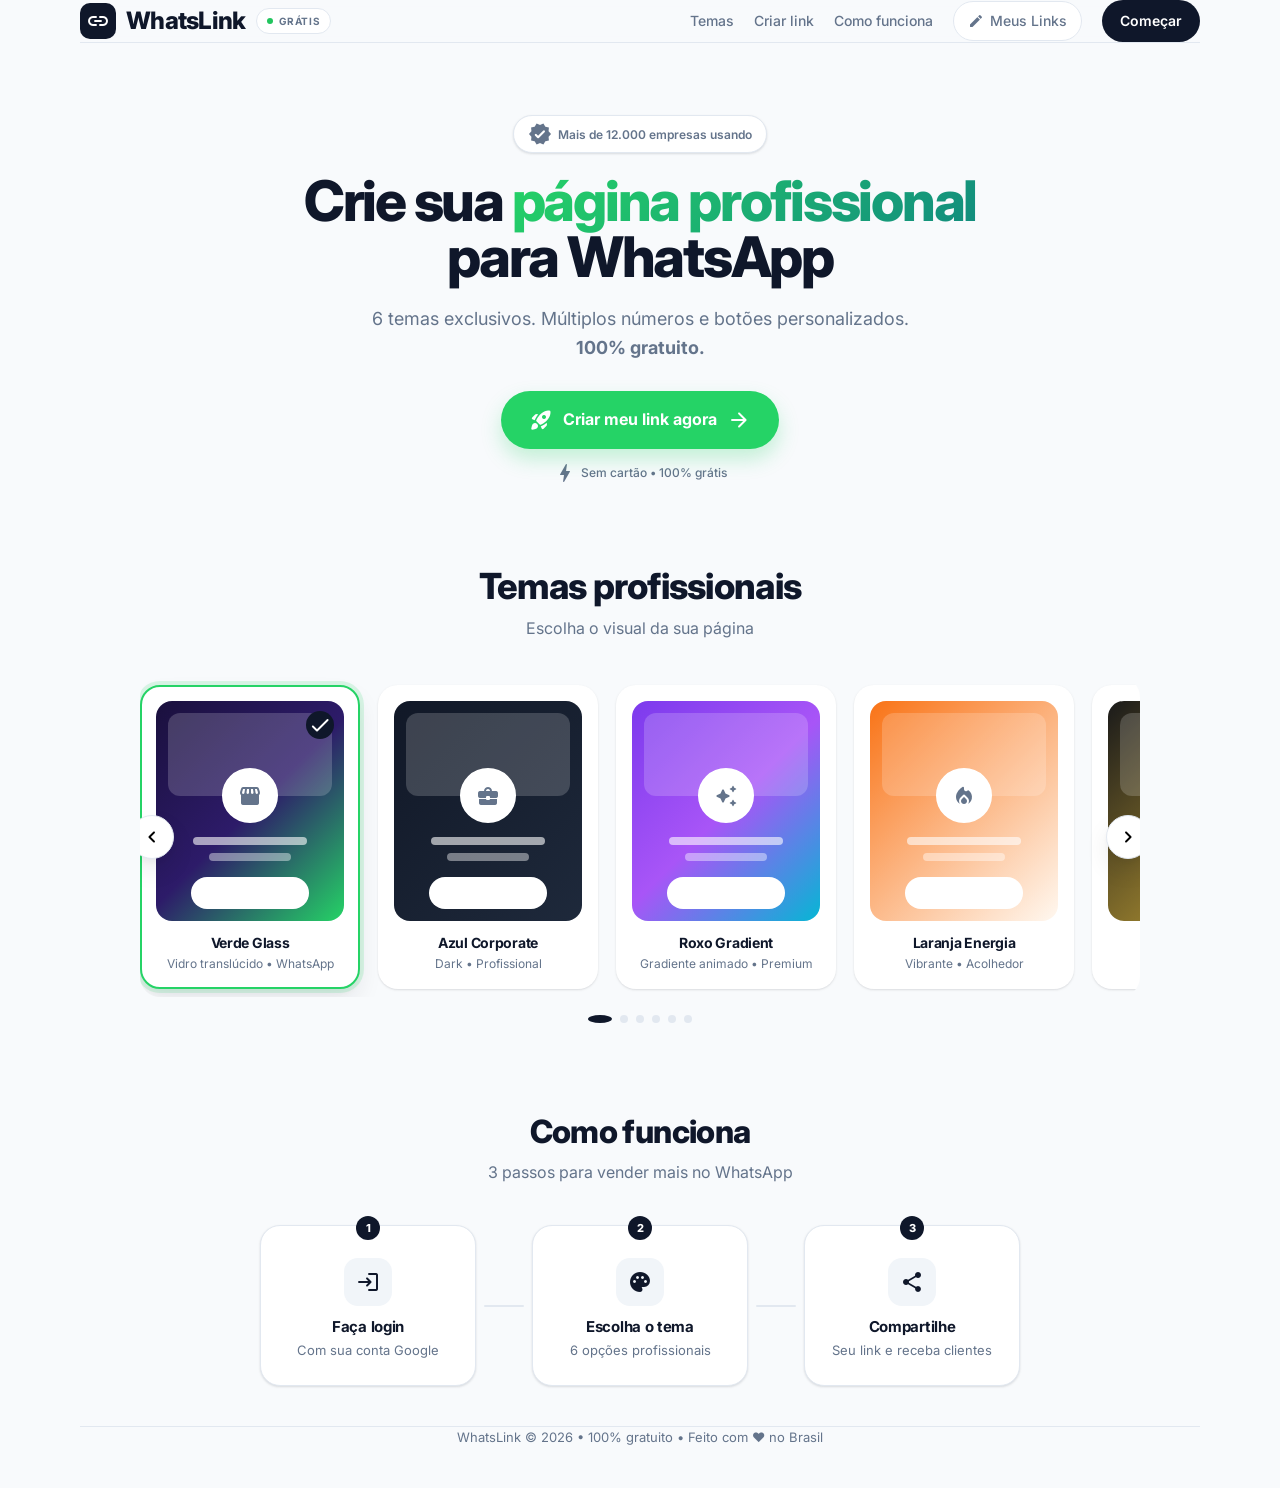
<file: index.html>
<!DOCTYPE html>
<html lang="pt-BR">
<head>
  <meta charset="UTF-8" />
  <meta name="viewport" content="width=device-width, initial-scale=1.0" />

  <title>WhatsLink - Link na Bio Profissional com Mapa, Instagram e WhatsApp</title>
  <meta name="description" content="Crie seu link na bio profissional em 1 minuto. Junte Instagram, Facebook, Site, Mapa com localização e botão pro WhatsApp em uma página só. Ideal para qualquer negócio local. Grátis." />
  <meta name="keywords" content="link na bio, link na bio instagram, bio link profissional, página de links, link com mapa, link bio com localização, link instagram whatsapp, link para negócio local" />
  <meta name="author" content="WhatsLink" />
  <meta name="robots" content="index, follow, max-image-preview:large, max-snippet:-1" />
  <meta name="theme-color" content="#25D366" />
  <link rel="canonical" href="https://whatslink-48tc.onrender.com/" />

  <!-- Open Graph -->
  <meta property="og:title" content="WhatsLink - Link na Bio com Mapa e WhatsApp para Negócios" />
  <meta property="og:description" content="Seu Instagram, Site, Mapa e WhatsApp em um único link na bio. Crie a página de recepção do seu negócio em 1 minuto. 6 temas profissionais, 100% grátis." />
  <meta property="og:type" content="website" />
  <meta property="og:url" content="https://whatslink-48tc.onrender.com/" />
  <meta property="og:image" content="https://whatslink-48tc.onrender.com/og-image.png" />
  <meta property="og:image:width" content="1200" />
  <meta property="og:image:height" content="630" />
  <meta property="og:site_name" content="WhatsLink" />
  <meta property="og:locale" content="pt_BR" />

  <!-- Twitter -->
  <meta name="twitter:card" content="summary_large_image" />
  <meta name="twitter:title" content="WhatsLink - Link na Bio Profissional para Qualquer Negócio" />
  <meta name="twitter:description" content="Link na bio com Instagram, Mapa, Site e WhatsApp. Uma página só para facilitar o contato do cliente com seu negócio." />
  <meta name="twitter:image" content="https://whatslink-48tc.onrender.com/og-image.png" />

  <!-- Favicons -->
  <link rel="icon" type="image/svg+xml" href="data:image/svg+xml,%3Csvg xmlns='http://www.w3.org/2000/svg' viewBox='0 0 64 64'%3E%3Crect width='64' height='64' rx='14' fill='%2325D366'/%3E%3Ctext x='32' y='42' font-size='32' text-anchor='middle' fill='white' font-family='Arial' font-weight='bold'%3EW%3C/text%3E%3C/svg%3E" />
  <link rel="apple-touch-icon" href="data:image/svg+xml,%3Csvg xmlns='http://www.w3.org/2000/svg' viewBox='0 0 64 64'%3E%3Crect width='64' height='64' rx='14' fill='%2325D366'/%3E%3Ctext x='32' y='42' font-size='32' text-anchor='middle' fill='white' font-family='Arial' font-weight='bold'%3EW%3C/text%3E%3C/svg%3E" />
  <link rel="icon" type="image/png" sizes="32x32" href="data:image/svg+xml,%3Csvg xmlns='http://www.w3.org/2000/svg' viewBox='0 0 32 32'%3E%3Crect width='32' height='32' rx='7' fill='%2325D366'/%3E%3Ctext x='16' y='22' font-size='16' text-anchor='middle' fill='white' font-family='Arial' font-weight='bold'%3EW%3C/text%3E%3C/svg%3E" />
  <link rel="icon" type="image/png" sizes="16x16" href="data:image/svg+xml,%3Csvg xmlns='http://www.w3.org/2000/svg' viewBox='0 0 16 16'%3E%3Crect width='16' height='16' rx='3' fill='%2325D366'/%3E%3Ctext x='8' y='11' font-size='8' text-anchor='middle' fill='white' font-family='Arial' font-weight='bold'%3EW%3C/text%3E%3C/svg%3E" />

  <!-- Fontes -->
  <link rel="preconnect" href="https://fonts.googleapis.com" />
  <link rel="preconnect" href="https://fonts.gstatic.com" crossorigin />
  <link href="https://fonts.googleapis.com/css2?family=Inter:wght@400;500;600;700;800;900&display=swap" rel="stylesheet" />

  <!-- Ícones -->
  <link href="https://fonts.googleapis.com/icon?family=Material+Icons+Round" rel="stylesheet" />
  <link rel="stylesheet" href="https://cdnjs.cloudflare.com/ajax/libs/font-awesome/6.5.1/css/all.min.css" />

  <!-- Estilos -->
  <link rel="stylesheet" href="css/base.css" />
  <link rel="stylesheet" href="css/index.css" />

  <!-- Dados estruturados (Schema.org) -->
  <script type="application/ld+json">
  {
    "@context": "https://schema.org",
    "@type": "SoftwareApplication",
    "name": "WhatsLink",
    "alternateName": "Link na Bio Profissional",
    "url": "https://whatslink-48tc.onrender.com/",
    "description": "Link na bio profissional para qualquer negócio. Reúna Instagram, Facebook, Site, Mapa com localização e WhatsApp em uma única página. Facilite o contato do cliente.",
    "applicationCategory": "BusinessApplication",
    "operatingSystem": "Web",
    "offers": { "@type": "Offer", "price": "0", "priceCurrency": "BRL" },
    "featureList": ["Link na bio Instagram", "Mapa com localização", "Botão WhatsApp", "Instagram e Facebook", "6 temas profissionais", "Logo e banner personalizado"]
  }
  </script>

  <!-- Google Analytics 4 (gtag.js) -->
  <script async src="https://www.googletagmanager.com/gtag/js?id=G-R6FYZLQHT1"></script>
  <script>
    window.dataLayer = window.dataLayer || [];
    function gtag(){dataLayer.push(arguments);}
    gtag('js', new Date());
    gtag('config', 'G-R6FYZLQHT1');
  </script>
</head>
<body>
  <div id="app">
    <header>
      <div class="logo">
        <div class="logo-icon"><span class="material-icons-round">link</span></div>
        WhatsLink <span class="badge"><span class="dot"></span> GRÁTIS</span>
      </div>
      <nav class="nav" id="mainNav">
        <a href="#temas">Temas</a>
        <a href="criar.html">Criar link</a>
        <a href="#como-funciona">Como funciona</a>
        <a href="edit.html" class="nav-edit">
          <span class="material-icons-round" style="font-size:16px;">edit</span>
          Meus Links
        </a>
        <a href="criar.html" class="nav-cta">Começar</a>
      </nav>
      <button class="menu-toggle" id="menuToggle" aria-label="Abrir menu">
        <span></span><span></span><span></span>
      </button>
    </header>

    <main>
      <section class="hero">
        <div class="hero-badge">
          <span class="material-icons-round">verified</span>
          Mais de 12.000 empresas usando
        </div>
        <h1>Crie sua <span>página profissional</span><br>para WhatsApp</h1>
        <p>6 temas exclusivos. Múltiplos números e botões personalizados.<br><strong>100% gratuito.</strong></p>
        <div class="hero-actions">
          <a href="criar.html" class="btn-primary">
            <span class="material-icons-round">rocket_launch</span>
            Criar meu link agora
            <span class="material-icons-round">arrow_forward</span>
          </a>
          <span class="hero-note">
            <span class="material-icons-round">bolt</span>
            Sem cartão • 100% grátis
          </span>
        </div>
      </section>

      <section id="temas" class="themes-section">
        <div class="section-head">
          <h2>Temas profissionais</h2>
          <p class="section-subtitle">Escolha o visual da sua página</p>
        </div>
        <div class="carousel">
          <button class="carousel-btn prev" id="prevBtn" aria-label="Anterior">
            <span class="material-icons-round">chevron_left</span>
          </button>
          <div class="carousel-viewport">
            <div class="carousel-track" id="carouselTrack">
              
              <div class="theme-card active" data-theme="verde" tabindex="0">
                <div class="theme-preview preview-verde">
                  <div class="preview-banner"></div>
                  <div class="preview-logo"><span class="material-icons-round">storefront</span></div>
                  <div class="preview-content"><div class="preview-lines line-1"></div><div class="preview-lines line-2"></div><div class="preview-btn"></div></div>
                  <span class="theme-check"><span class="material-icons-round">check</span></span>
                </div>
                <h3>Verde Glass</h3><p>Vidro translúcido • WhatsApp</p>
              </div>
              
              <div class="theme-card" data-theme="azul" tabindex="0">
                <div class="theme-preview preview-azul">
                  <div class="preview-banner"></div>
                  <div class="preview-logo"><span class="material-icons-round">business_center</span></div>
                  <div class="preview-content"><div class="preview-lines line-1"></div><div class="preview-lines line-2"></div><div class="preview-btn"></div></div>
                  <span class="theme-check"><span class="material-icons-round">check</span></span>
                </div>
                <h3>Azul Corporate</h3><p>Dark • Profissional</p>
              </div>
              
              <div class="theme-card" data-theme="roxo" tabindex="0">
                <div class="theme-preview preview-roxo">
                  <div class="preview-banner"></div>
                  <div class="preview-logo"><span class="material-icons-round">auto_awesome</span></div>
                  <div class="preview-content"><div class="preview-lines line-1"></div><div class="preview-lines line-2"></div><div class="preview-btn"></div></div>
                  <span class="theme-check"><span class="material-icons-round">check</span></span>
                </div>
                <h3>Roxo Gradient</h3><p>Gradiente animado • Premium</p>
              </div>
              
              <div class="theme-card" data-theme="laranja" tabindex="0">
                <div class="theme-preview preview-laranja">
                  <div class="preview-banner"></div>
                  <div class="preview-logo"><span class="material-icons-round">local_fire_department</span></div>
                  <div class="preview-content"><div class="preview-lines line-1"></div><div class="preview-lines line-2"></div><div class="preview-btn"></div></div>
                  <span class="theme-check"><span class="material-icons-round">check</span></span>
                </div>
                <h3>Laranja Energia</h3><p>Vibrante • Acolhedor</p>
              </div>
              
              <div class="theme-card" data-theme="preto" tabindex="0">
                <div class="theme-preview preview-preto">
                  <div class="preview-banner"></div>
                  <div class="preview-logo"><span class="material-icons-round">diamond</span></div>
                  <div class="preview-content"><div class="preview-lines line-1"></div><div class="preview-lines line-2"></div><div class="preview-btn"></div></div>
                  <span class="theme-check"><span class="material-icons-round">check</span></span>
                </div>
                <h3>Preto Luxury</h3><p>Dourado • Sofisticado</p>
              </div>
              
              <div class="theme-card" data-theme="cardapio" tabindex="0">
                <div class="theme-preview preview-cardapio">
                  <div class="preview-banner"></div>
                  <div class="preview-logo"><span class="material-icons-round">restaurant</span></div>
                  <div class="preview-content"><div class="preview-lines line-1"></div><div class="preview-lines line-2"></div><div class="preview-btn"></div></div>
                  <span class="theme-check"><span class="material-icons-round">check</span></span>
                </div>
                <h3>Cardápio Digital</h3><p>Restaurantes • Delivery</p>
              </div>
              
            </div>
          </div>
          <button class="carousel-btn next" id="nextBtn" aria-label="Próximo">
            <span class="material-icons-round">chevron_right</span>
          </button>
        </div>
        <div class="carousel-dots" id="carouselDots"></div>
      </section>

      <section id="como-funciona" class="how-section">
        <h2>Como funciona</h2>
        <p class="section-subtitle">3 passos para vender mais no WhatsApp</p>
        <div class="steps">
          <div class="step">
            <div class="step-number">1</div>
            <div class="step-icon"><span class="material-icons-round">login</span></div>
            <h3>Faça login</h3>
            <p>Com sua conta Google</p>
          </div>
          <div class="step-line"></div>
          <div class="step">
            <div class="step-number">2</div>
            <div class="step-icon"><span class="material-icons-round">palette</span></div>
            <h3>Escolha o tema</h3>
            <p>6 opções profissionais</p>
          </div>
          <div class="step-line"></div>
          <div class="step">
            <div class="step-number">3</div>
            <div class="step-icon"><span class="material-icons-round">share</span></div>
            <h3>Compartilhe</h3>
            <p>Seu link e receba clientes</p>
          </div>
        </div>
      </section>
    </main>
    
    <footer>
      <p>WhatsLink © 2026 • 100% gratuito • Feito com ❤️ no Brasil</p>
    </footer>
  </div>
  
  <div id="toast" class="toast"></div>
  <script src="script.js"></script>

  <!-- Rastreamento de eventos principais -->
  <script>
    document.addEventListener('DOMContentLoaded', function() {
      // Evento principal: clique nos botões de CTA (Criar link, Começar)
      const ctaButtons = document.querySelectorAll('.btn-primary, .nav-cta');

      ctaButtons.forEach(btn => {
        btn.addEventListener('click', function() {
          if (typeof gtag === 'function') {
            gtag('event', 'click_cta', {
              'event_category': 'engagement',
              'event_label': this.textContent.trim() || 'CTA'
            });
          }
        });
      });

      // Evento secundário: link "Criar link" no menu
      const criarLinkMenu = document.querySelector('a[href="criar.html"]');
      if (criarLinkMenu) {
        criarLinkMenu.addEventListener('click', function() {
          if (typeof gtag === 'function') {
            gtag('event', 'click_create_link', {
              'event_category': 'navigation',
              'event_label': 'Menu Criar link'
            });
          }
        });
      }
    });
  </script>
</body>
</html>
</file>
<file: css/base.css>
/* ============================================
   WHATSLINK - BASE CSS COMPARTILHADO
   Versão 2.0 - Sistema de Design
   ============================================ */

/* ============ RESET ============ */
* {
  margin: 0;
  padding: 0;
  box-sizing: border-box;
}

/* ============ VARIÁVEIS GLOBAIS ============ */
:root {
  /* Cores base */
  --bg: #f8fafc;
  --card: #ffffff;/* ============================================================
   WHATSLINK - BASE CSS
   Versão 3.0 - Sistema de Design Completo
   ============================================================ */

/* ============ RESET ============ */
*,
*::before,
*::after {
  margin: 0;
  padding: 0;
  box-sizing: border-box;
}

/* ============ VARIÁVEIS GLOBAIS ============ */
:root {
  /* Cores base */
  --bg: #f8fafc;
  --card: #ffffff;
  --text: #0f172a;
  --muted: #64748b;
  --border: #e2e8f0;
  --primary: #0f172a;
  --whatsapp: #25D366;
  --whatsapp-hover: #128C7E;

  /* Radius */
  --radius-sm: 8px;
  --radius: 12px;
  --radius-md: 16px;
  --radius-lg: 20px;
  --radius-xl: 28px;
  --radius-full: 999px;

  /* Sombras */
  --shadow-sm: 0 1px 2px rgba(15,23,42,.06), 0 1px 3px rgba(15,23,42,.08);
  --shadow-md: 0 4px 6px rgba(15,23,42,.04), 0 12px 24px rgba(15,23,42,.08);
  --shadow-lg: 0 20px 40px rgba(15,23,42,.12);
  --shadow-xl: 0 30px 60px rgba(15,23,42,.15);

  /* Fontes */
  --font-sans: 'Inter', system-ui, sans-serif;
  --font-display: 'Plus Jakarta Sans', 'Inter', sans-serif;

  /* Transições */
  --transition-fast: .15s ease;
  --transition: .25s ease;
  --transition-slow: .4s ease;
  --transition-bounce: .4s cubic-bezier(.32,.72,0,1);

  /* Z-index */
  --z-header: 50;
  --z-modal: 100;
  --z-toast: 200;
  --z-overlay: 300;
}

/* ============ HTML/BODY ============ */
html {
  scroll-behavior: smooth;
  overflow-x: hidden !important;
  width: 100%;
  max-width: 100%;
  margin: 0;
  padding: 0;
  -webkit-text-size-adjust: 100%;
}

body {
  font-family: var(--font-sans);
  background: var(--bg);
  color: var(--text);
  line-height: 1.6;
  -webkit-font-smoothing: antialiased;
  -moz-osx-font-smoothing: grayscale;
  overflow-x: hidden !important;
  width: 100%;
  max-width: 100%;
  margin: 0;
  padding: 0;
  min-height: 100vh;
  min-height: 100dvh;
}

/* ============ TIPOGRAFIA ============ */
h1, h2, h3, h4, h5, h6 {
  font-family: var(--font-display);
  line-height: 1.2;
  letter-spacing: -.02em;
  overflow-wrap: break-word;
  word-break: break-word;
}

p {
  overflow-wrap: break-word;
  word-break: break-word;
}

a {
  color: inherit;
  text-decoration: none;
  transition: color var(--transition);
}

img {
  max-width: 100%;
  height: auto;
  display: block;
}

/* ============ BOTÕES ============ */
.btn-primary {
  background: var(--whatsapp);
  color: white;
  border: none;
  padding: 16px 28px;
  border-radius: var(--radius-full);
  font-weight: 700;
  cursor: pointer;
  text-decoration: none;
  display: inline-flex;
  align-items: center;
  gap: 10px;
  font-size: 16px;
  box-shadow: 0 10px 20px rgba(37,211,102,.25);
  transition: all var(--transition);
  position: relative;
  overflow: hidden;
  -webkit-tap-highlight-color: transparent;
}

.btn-primary:hover {
  background: var(--whatsapp-hover);
  transform: translateY(-2px);
  box-shadow: 0 14px 28px rgba(37,211,102,.35);
}

.btn-primary:active {
  transform: translateY(0);
}

.btn-primary:disabled {
  opacity: .6;
  cursor: not-allowed;
  transform: none;
}

.btn-ghost {
  background: transparent;
  border: 1px solid var(--border);
  padding: 12px;
  border-radius: var(--radius);
  cursor: pointer;
  font-weight: 600;
  display: flex;
  align-items: center;
  justify-content: center;
  gap: 6px;
  color: var(--text);
  transition: all var(--transition);
  -webkit-tap-highlight-color: transparent;
}

.btn-ghost:hover {
  background: rgba(15,23,42,.05);
}

/* ============ FORMULÁRIOS ============ */
.field {
  margin-bottom: 18px;
  width: 100%;
}

.field label {
  font-weight: 600;
  font-size: 13px;
  display: block;
  margin-bottom: 8px;
  letter-spacing: -.01em;
}

.optional {
  font-weight: 400;
  color: #94a3b8;
  font-size: 11px;
  background: #f1f5f9;
  padding: 2px 8px;
  border-radius: var(--radius-full);
  margin-left: 6px;
}

.field input,
.field textarea {
  width: 100%;
  padding: 13px 16px;
  border: 1.5px solid var(--border);
  border-radius: 14px;
  font-size: 14px;
  outline: none;
  transition: all var(--transition);
  font-family: inherit;
  background: #fff;
  color: var(--text);
  -webkit-tap-highlight-color: transparent;
}

.field input:focus,
.field textarea:focus {
  border-color: var(--primary);
  box-shadow: 0 0 0 4px rgba(15,23,42,.06);
}

.field input::placeholder,
.field textarea::placeholder {
  color: #94a3b8;
}

.field-hint {
  font-size: 11px;
  color: #94a3b8;
  margin-top: 6px;
  display: block;
  line-height: 1.4;
}

.grid-2 {
  display: grid;
  grid-template-columns: 1fr 1fr;
  gap: 14px;
}

/* ============ INPUT COM ÍCONE ============ */
.input-icon-group {
  display: flex;
  align-items: center;
  border: 1.5px solid var(--border);
  border-radius: 14px;
  overflow: hidden;
  background: white;
  transition: all var(--transition);
}

.input-icon-group:focus-within {
  border-color: var(--primary);
  box-shadow: 0 0 0 4px rgba(15,23,42,.06);
}

.input-icon {
  padding: 0 12px 0 14px;
  color: var(--muted);
  font-weight: 600;
  background: #f8fafc;
  border-right: 1px solid var(--border);
  height: 46px;
  display: grid;
  place-items: center;
  font-size: 14px;
  white-space: nowrap;
}

.input-icon-group input {
  border: none;
  border-radius: 0;
  padding-left: 12px;
}

/* ============ SLUG ============ */
.slug-group {
  display: flex;
  border: 1.5px solid var(--border);
  border-radius: 14px;
  overflow: hidden;
  background: white;
  transition: all var(--transition);
}

.slug-group:focus-within {
  border-color: var(--primary);
  box-shadow: 0 0 0 4px rgba(15,23,42,.06);
}

.slug-group span {
  background: #f8fafc;
  padding: 13px 14px;
  font-size: 12px;
  color: var(--muted);
  font-weight: 500;
  border-right: 1px solid var(--border);
  white-space: nowrap;
}

.slug-group input {
  border: none;
  flex: 1;
  border-radius: 0;
  padding: 13px 16px;
  min-width: 0;
}

/* ============ SELETOR DE TEMA VISUAL ============ */
.theme-selector-grid {
  display: grid;
  grid-template-columns: 1fr 1fr;
  gap: 10px;
}

.theme-card-option {
  border: 2px solid var(--border);
  border-radius: 14px;
  padding: 14px;
  cursor: pointer;
  transition: all .2s ease;
  text-align: center;
  background: white;
  -webkit-tap-highlight-color: transparent;
}

.theme-card-option:hover {
  border-color: var(--whatsapp);
  transform: translateY(-2px);
  box-shadow: var(--shadow-md);
}

.theme-card-option.active {
  border-color: var(--whatsapp);
  box-shadow: 0 0 0 3px rgba(37,211,102,.15);
}

.theme-preview-mini {
  height: 80px;
  border-radius: 10px;
  margin-bottom: 8px;
  display: flex;
  align-items: center;
  justify-content: center;
  position: relative;
  overflow: hidden;
}

.theme-preview-mini .preview-dot {
  width: 24px;
  height: 24px;
  border-radius: 50%;
  border: 2px solid rgba(255,255,255,.5);
}

.theme-preview-mini .preview-line {
  position: absolute;
  bottom: 15px;
  left: 50%;
  transform: translateX(-50%);
  width: 60%;
  height: 4px;
  border-radius: 2px;
  background: rgba(255,255,255,.3);
}

.theme-card-option h4 {
  font-size: 13px;
  font-weight: 700;
  margin-bottom: 2px;
}

.theme-card-option p {
  font-size: 10px;
  color: var(--muted);
  line-height: 1.3;
}

.preview-mini-verde {
  background: linear-gradient(135deg, #1a103d, #25D366);
}

.preview-mini-azul {
  background: linear-gradient(135deg, #0f172a, #1e293b);
}

.preview-mini-roxo {
  background: linear-gradient(135deg, #7c3aed, #ec4899);
}

.preview-mini-laranja {
  background: linear-gradient(135deg, #f97316, #fff1e0);
}

.preview-mini-preto {
  background: linear-gradient(135deg, #1a1a1a, #d4af37);
}

.preview-mini-cardapio {
  background: linear-gradient(135deg, #3e2723, #ff8f00);
}

/* ============ BOTÃO SUBMIT ============ */
button[type="submit"] {
  width: 100%;
  padding: 16px;
  background: var(--primary);
  color: white;
  border: none;
  border-radius: var(--radius-md);
  font-size: 15px;
  font-weight: 700;
  cursor: pointer;
  display: flex;
  align-items: center;
  justify-content: center;
  gap: 10px;
  margin-top: 12px;
  transition: all var(--transition);
  position: relative;
  overflow: hidden;
  -webkit-tap-highlight-color: transparent;
}

button[type="submit"]:hover {
  background: black;
  transform: translateY(-1px);
}

button[type="submit"]:active {
  transform: translateY(0);
}

button[type="submit"]:disabled {
  opacity: .6;
  cursor: not-allowed;
  transform: none;
}

/* ============ SPINNER ============ */
.spinner {
  width: 18px;
  height: 18px;
  border: 2px solid rgba(255,255,255,.3);
  border-top-color: white;
  border-radius: 50%;
  animation: spin .8s linear infinite;
}

/* ============ TOAST ============ */
.toast {
  position: fixed;
  bottom: 24px;
  left: 50%;
  transform: translateX(-50%) translateY(80px);
  background: var(--primary);
  color: white;
  padding: 12px 18px;
  border-radius: var(--radius-full);
  font-size: 13px;
  font-weight: 600;
  display: flex;
  align-items: center;
  gap: 8px;
  box-shadow: var(--shadow-lg);
  z-index: var(--z-toast);
  transition: all var(--transition-bounce);
  opacity: 0;
  pointer-events: none;
}

.toast.show {
  transform: translateX(-50%) translateY(0);
  opacity: 1;
  pointer-events: auto;
}

/* ============ RESULT BOX ============ */
.result-box {
  margin-top: 24px;
  padding: 20px;
  background: #f0fdf4;
  border: 1px solid #bbf7d0;
  border-radius: var(--radius-lg);
  animation: fadeInUp .5s ease;
}

.result-head {
  display: flex;
  gap: 12px;
  align-items: flex-start;
}

.result-head span {
  color: #16a34a;
  font-size: 28px;
}

.result-head strong {
  display: block;
  font-size: 14px;
}

.result-head p {
  font-size: 12px;
  color: #15803d;
  line-height: 1.4;
}

.link-row {
  display: flex;
  gap: 8px;
  margin: 16px 0;
}

.link-row input {
  flex: 1;
  padding: 12px 14px;
  border: 1px solid #bbf7d0;
  border-radius: var(--radius);
  background: white;
  font-size: 13px;
  color: var(--text);
  min-width: 0;
}

.link-row button {
  padding: 0 18px;
  background: var(--primary);
  color: white;
  border: none;
  border-radius: var(--radius);
  cursor: pointer;
  font-weight: 600;
  display: flex;
  align-items: center;
  gap: 6px;
  transition: all var(--transition);
}

.link-row button:hover {
  background: black;
}

.result-actions {
  display: flex;
  gap: 10px;
}

#previewBtn {
  flex: 1;
  padding: 12px;
  background: white;
  border: 1px solid #bbf7d0;
  border-radius: var(--radius);
  cursor: pointer;
  font-weight: 600;
  display: flex;
  align-items: center;
  justify-content: center;
  gap: 6px;
  transition: all var(--transition);
}

#previewBtn:hover {
  background: #f0fdf4;
}

/* ============ ANIMAÇÕES ============ */
@keyframes fadeIn {
  from { opacity: 0; }
  to { opacity: 1; }
}

@keyframes fadeInUp {
  from { opacity: 0; transform: translateY(18px); }
  to { opacity: 1; transform: translateY(0); }
}

@keyframes fadeInDown {
  from { opacity: 0; transform: translateY(-18px); }
  to { opacity: 1; transform: translateY(0); }
}

@keyframes slideUp {
  from { opacity: 0; transform: translateY(20px); }
  to { opacity: 1; transform: translateY(0); }
}

@keyframes scaleIn {
  from { opacity: 0; transform: scale(.9); }
  to { opacity: 1; transform: scale(1); }
}

@keyframes pulseDot {
  0%, 100% { opacity: 1; }
  50% { opacity: .5; }
}

@keyframes pulseBtn {
  0% { transform: scale(1); opacity: .7; }
  100% { transform: scale(1.08); opacity: 0; }
}

@keyframes spin {
  to { transform: rotate(360deg); }
}

/* ============ ACESSIBILIDADE ============ */
@media (prefers-reduced-motion: reduce) {
  *,
  *::before,
  *::after {
    animation: none !important;
    transition: none !important;
    scroll-behavior: auto !important;
  }
}

/* ============ RESPONSIVO ============ */
@media (max-width: 720px) {
  .grid-2 {
    grid-template-columns: 1fr;
  }

  .theme-selector-grid {
    grid-template-columns: 1fr;
  }
}

@media (max-width: 320px) {
  .field input,
  .field textarea {
    font-size: 13px;
    padding: 11px 14px;
  }

  .btn-primary {
    font-size: 14px;
    padding: 14px 22px;
  }
}
  --text: #0f172a;
  --muted: #64748b;
  --border: #e2e8f0;
  --primary: #0f172a;
  --whatsapp: #25D366;
  --whatsapp-hover: #128C7E;
  
  /* Radius */
  --radius-sm: 8px;
  --radius: 12px;
  --radius-md: 16px;
  --radius-lg: 20px;
  --radius-xl: 28px;
  --radius-full: 999px;
  
  /* Sombras */
  --shadow-sm: 0 1px 2px rgba(15,23,42,.06), 0 1px 3px rgba(15,23,42,.08);
  --shadow-md: 0 4px 6px rgba(15,23,42,.04), 0 12px 24px rgba(15,23,42,.08);
  --shadow-lg: 0 20px 40px rgba(15,23,42,.12);
  --shadow-xl: 0 30px 60px rgba(15,23,42,.15);
  
  /* Fontes */
  --font-sans: 'Inter', system-ui, sans-serif;
  --font-display: 'Plus Jakarta Sans', 'Inter', sans-serif;
  
  /* Transições */
  --transition-fast: .15s ease;
  --transition: .25s ease;
  --transition-slow: .4s ease;
  --transition-bounce: .4s cubic-bezier(.32,.72,0,1);
  
  /* Z-index */
  --z-header: 50;
  --z-modal: 100;
  --z-toast: 200;
  --z-overlay: 300;
}

/* ============ HTML/BODY ============ */
html {
  scroll-behavior: smooth;
  overflow-x: hidden !important;
  width: 100%;
  max-width: 100%;
  margin: 0;
  padding: 0;
}

body {
  font-family: var(--font-sans);
  background: var(--bg);
  color: var(--text);
  line-height: 1.6;
  -webkit-font-smoothing: antialiased;
  -moz-osx-font-smoothing: grayscale;
  overflow-x: hidden !important;
  width: 100%;
  max-width: 100%;
  margin: 0;
  padding: 0;
  min-height: 100vh;
}

/* ============ TIPOGRAFIA ============ */
h1, h2, h3, h4, h5, h6 {
  font-family: var(--font-display);
  line-height: 1.2;
  letter-spacing: -.02em;
}

a {
  color: inherit;
  text-decoration: none;
  transition: color var(--transition);
}

img {
  max-width: 100%;
  height: auto;
  display: block;
}

/* ============ BOTÕES GENÉRICOS ============ */
.btn-primary {
  background: var(--whatsapp);
  color: white;
  border: none;
  padding: 16px 28px;
  border-radius: var(--radius-full);
  font-weight: 700;
  cursor: pointer;
  text-decoration: none;
  display: inline-flex;
  align-items: center;
  gap: 10px;
  font-size: 16px;
  box-shadow: 0 10px 20px rgba(37,211,102,.25);
  transition: all var(--transition);
  position: relative;
  overflow: hidden;
}

.btn-primary:hover {
  background: var(--whatsapp-hover);
  transform: translateY(-2px);
  box-shadow: 0 14px 28px rgba(37,211,102,.35);
}

.btn-primary:active {
  transform: translateY(0);
  box-shadow: 0 6px 12px rgba(37,211,102,.25);
}

.btn-primary:disabled {
  opacity: .6;
  cursor: not-allowed;
  transform: none;
}

.btn-ghost {
  background: transparent;
  border: 1px solid var(--border);
  padding: 12px;
  border-radius: var(--radius);
  cursor: pointer;
  font-weight: 600;
  display: flex;
  align-items: center;
  justify-content: center;
  gap: 6px;
  color: var(--text);
  transition: all var(--transition);
}

.btn-ghost:hover {
  background: rgba(15,23,42,.05);
}

/* ============ FORMULÁRIOS ============ */
.field {
  margin-bottom: 18px;
}

.field label {
  font-weight: 600;
  font-size: 13px;
  display: block;
  margin-bottom: 8px;
  letter-spacing: -.01em;
}

.optional {
  font-weight: 400;
  color: #94a3b8;
  font-size: 11px;
  background: #f1f5f9;
  padding: 2px 8px;
  border-radius: var(--radius-full);
  margin-left: 6px;
}

.field input,
.field textarea {
  width: 100%;
  padding: 13px 16px;
  border: 1.5px solid var(--border);
  border-radius: 14px;
  font-size: 14px;
  outline: none;
  transition: all var(--transition);
  font-family: inherit;
  background: #fff;
  color: var(--text);
}

.field input:focus,
.field textarea:focus {
  border-color: var(--primary);
  box-shadow: 0 0 0 4px rgba(15,23,42,.06);
}

.field input::placeholder,
.field textarea::placeholder {
  color: #94a3b8;
}

.field-hint {
  font-size: 11px;
  color: #94a3b8;
  margin-top: 6px;
  display: block;
  line-height: 1.4;
}

.grid-2 {
  display: grid;
  grid-template-columns: 1fr 1fr;
  gap: 14px;
}

/* ============ INPUT COM ÍCONE ============ */
.input-icon-group {
  display: flex;
  align-items: center;
  border: 1.5px solid var(--border);
  border-radius: 14px;
  overflow: hidden;
  background: white;
  transition: all var(--transition);
}

.input-icon-group:focus-within {
  border-color: var(--primary);
  box-shadow: 0 0 0 4px rgba(15,23,42,.06);
}

.input-icon {
  padding: 0 12px 0 14px;
  color: var(--muted);
  font-weight: 600;
  background: #f8fafc;
  border-right: 1px solid var(--border);
  height: 46px;
  display: grid;
  place-items: center;
  font-size: 14px;
}

.input-icon-group input {
  border: none;
  border-radius: 0;
  padding-left: 12px;
}

/* ============ SLUG ============ */
.slug-group {
  display: flex;
  border: 1.5px solid var(--border);
  border-radius: 14px;
  overflow: hidden;
  background: white;
  transition: all var(--transition);
}

.slug-group:focus-within {
  border-color: var(--primary);
  box-shadow: 0 0 0 4px rgba(15,23,42,.06);
}

.slug-group span {
  background: #f8fafc;
  padding: 13px 14px;
  font-size: 12px;
  color: var(--muted);
  font-weight: 500;
  border-right: 1px solid var(--border);
  white-space: nowrap;
}

.slug-group input {
  border: none;
  flex: 1;
  border-radius: 0;
  padding: 13px 16px;
}

/* ============ SELETOR DE TEMA ============ */
.theme-selector {
  display: flex;
  gap: 12px;
  flex-wrap: wrap;
}

.theme-option {
  width: 44px;
  height: 44px;
  border-radius: 50%;
  border: 3px solid transparent;
  cursor: pointer;
  display: grid;
  place-items: center;
  color: white;
  transition: all var(--transition);
  box-shadow: var(--shadow-sm);
  position: relative;
}

.theme-option:hover {
  transform: scale(1.1);
}

.theme-option span {
  opacity: 0;
  transform: scale(.5);
  transition: all var(--transition);
}

.theme-option.active {
  border-color: var(--primary);
  transform: scale(1.08);
  box-shadow: 0 0 0 4px rgba(15,23,42,.1);
}

.theme-option.active span {
  opacity: 1;
  transform: scale(1);
}

/* ============ BOTÃO SUBMIT ============ */
button[type="submit"] {
  width: 100%;
  padding: 16px;
  background: var(--primary);
  color: white;
  border: none;
  border-radius: var(--radius-md);
  font-size: 15px;
  font-weight: 700;
  cursor: pointer;
  display: flex;
  align-items: center;
  justify-content: center;
  gap: 10px;
  margin-top: 12px;
  transition: all var(--transition);
  position: relative;
  overflow: hidden;
}

button[type="submit"]:hover {
  background: black;
  transform: translateY(-1px);
}

button[type="submit"]:active {
  transform: translateY(0);
}

button[type="submit"]:disabled {
  opacity: .6;
  cursor: not-allowed;
  transform: none;
}

/* ============ SPINNER ============ */
.spinner {
  width: 18px;
  height: 18px;
  border: 2px solid rgba(255,255,255,.3);
  border-top-color: white;
  border-radius: 50%;
  animation: spin .8s linear infinite;
}

/* ============ TOAST ============ */
.toast {
  position: fixed;
  bottom: 24px;
  left: 50%;
  transform: translateX(-50%) translateY(80px);
  background: var(--primary);
  color: white;
  padding: 12px 18px;
  border-radius: var(--radius-full);
  font-size: 13px;
  font-weight: 600;
  display: flex;
  align-items: center;
  gap: 8px;
  box-shadow: var(--shadow-lg);
  z-index: var(--z-toast);
  transition: all var(--transition-bounce);
  opacity: 0;
  pointer-events: none;
}

.toast.show {
  transform: translateX(-50%) translateY(0);
  opacity: 1;
  pointer-events: auto;
}

/* ============ RESULT BOX ============ */
.result-box {
  margin-top: 24px;
  padding: 20px;
  background: #f0fdf4;
  border: 1px solid #bbf7d0;
  border-radius: var(--radius-lg);
  animation: fadeInUp .5s ease;
}

.result-head {
  display: flex;
  gap: 12px;
  align-items: flex-start;
}

.result-head span {
  color: #16a34a;
  font-size: 28px;
}

.result-head strong {
  display: block;
  font-size: 14px;
}

.result-head p {
  font-size: 12px;
  color: #15803d;
  line-height: 1.4;
}

.link-row {
  display: flex;
  gap: 8px;
  margin: 16px 0;
}

.link-row input {
  flex: 1;
  padding: 12px 14px;
  border: 1px solid #bbf7d0;
  border-radius: var(--radius);
  background: white;
  font-size: 13px;
  color: var(--text);
}

.link-row button {
  padding: 0 18px;
  background: var(--primary);
  color: white;
  border: none;
  border-radius: var(--radius);
  cursor: pointer;
  font-weight: 600;
  display: flex;
  align-items: center;
  gap: 6px;
  transition: all var(--transition);
}

.link-row button:hover {
  background: black;
}

.result-actions {
  display: flex;
  gap: 10px;
}

#previewBtn {
  flex: 1;
  padding: 12px;
  background: white;
  border: 1px solid #bbf7d0;
  border-radius: var(--radius);
  cursor: pointer;
  font-weight: 600;
  display: flex;
  align-items: center;
  justify-content: center;
  gap: 6px;
  transition: all var(--transition);
}

#previewBtn:hover {
  background: #f0fdf4;
}

/* ============ ANIMAÇÕES ============ */
@keyframes fadeIn {
  from { opacity: 0; }
  to { opacity: 1; }
}

@keyframes fadeInUp {
  from { opacity: 0; transform: translateY(18px); }
  to { opacity: 1; transform: translateY(0); }
}

@keyframes fadeInDown {
  from { opacity: 0; transform: translateY(-18px); }
  to { opacity: 1; transform: translateY(0); }
}

@keyframes fadeInLeft {
  from { opacity: 0; transform: translateX(-18px); }
  to { opacity: 1; transform: translateX(0); }
}

@keyframes fadeInRight {
  from { opacity: 0; transform: translateX(18px); }
  to { opacity: 1; transform: translateX(0); }
}

@keyframes slideUp {
  from { opacity: 0; transform: translateY(30px); }
  to { opacity: 1; transform: translateY(0); }
}

@keyframes scaleIn {
  from { opacity: 0; transform: scale(.9); }
  to { opacity: 1; transform: scale(1); }
}

@keyframes pulseDot {
  0%, 100% { opacity: 1; }
  50% { opacity: .5; }
}

@keyframes pulseBtn {
  0% { transform: scale(1); opacity: .7; }
  100% { transform: scale(1.08); opacity: 0; }
}

@keyframes shimmer {
  0% { background-position: 200% 0; }
  100% { background-position: -200% 0; }
}

@keyframes spin {
  to { transform: rotate(360deg); }
}

@keyframes float1 {
  0%, 100% { transform: translate(0,0); }
  50% { transform: translate(18px,24px); }
}

@keyframes float2 {
  0%, 100% { transform: translate(0,0); }
  50% { transform: translate(-22px,-18px); }
}

@keyframes float3 {
  0%, 100% { transform: translate(0,0); }
  50% { transform: translate(10px,-15px); }
}

@keyframes gradientShift {
  0%, 100% { background-position: 0% 50%; }
  50% { background-position: 100% 50%; }
}

@keyframes glowPulse {
  0%, 100% { opacity: .5; }
  50% { opacity: 1; }
}

/* ============ ACESSIBILIDADE ============ */
@media (prefers-reduced-motion: reduce) {
  *,
  *::before,
  *::after {
    animation: none !important;
    transition: none !important;
    scroll-behavior: auto !important;
  }
}

/* ============ RESPONSIVO ============ */
@media (max-width: 720px) {
  .grid-2 {
    grid-template-columns: 1fr;
  }
}
</file>
<file: css/index.css>
/* ============================================================
   WHATSLINK - INDEX.CSS
   Página Inicial / Landing Page
   ============================================================ */

/* ============ APP CONTAINER ============ */
#app {
  max-width: 1160px;
  margin: 0 auto;
  padding: 0 20px 40px;
  overflow-x: hidden;
  width: 100%;
  box-sizing: border-box;
}

/* ============ HEADER ============ */
header {
  display: flex;
  justify-content: space-between;
  align-items: center;
  padding: 18px 0;
  position: sticky;
  top: 0;
  z-index: var(--z-header);
  background: rgba(248,250,252,.85);
  backdrop-filter: blur(16px);
  -webkit-backdrop-filter: blur(16px);
  border-bottom: 1px solid var(--border);
}

.logo {
  font-family: var(--font-display);
  font-weight: 800;
  font-size: 24px;
  display: flex;
  align-items: center;
  gap: 10px;
  letter-spacing: -.03em;
}

.logo-icon {
  width: 36px;
  height: 36px;
  background: var(--primary);
  color: white;
  border-radius: 10px;
  display: grid;
  place-items: center;
}

.badge {
  font-size: 10px;
  background: white;
  border: 1px solid var(--border);
  padding: 4px 10px;
  border-radius: var(--radius-full);
  color: var(--muted);
  font-weight: 700;
  display: flex;
  align-items: center;
  gap: 6px;
  letter-spacing: .06em;
}

.badge .dot {
  width: 6px;
  height: 6px;
  background: #22c55e;
  border-radius: 50%;
  animation: pulseDot 2s infinite;
}

.nav {
  display: flex;
  gap: 20px;
  align-items: center;
}

.nav a {
  text-decoration: none;
  color: var(--muted);
  font-weight: 500;
  font-size: 14px;
  transition: color .2s ease;
}

.nav a:hover {
  color: var(--text);
}

.nav-cta {
  background: var(--text);
  color: white !important;
  padding: 10px 18px;
  border-radius: var(--radius-full);
  font-weight: 600 !important;
}

.nav-edit {
  display: flex;
  align-items: center;
  gap: 6px;
  padding: 8px 14px;
  border-radius: var(--radius-full);
  border: 1px solid var(--border);
  background: white;
}

/* ============ MENU MOBILE ============ */
.menu-toggle {
  display: none;
  flex-direction: column;
  gap: 5px;
  background: none;
  border: none;
  cursor: pointer;
  padding: 8px;
  z-index: 1001;
  -webkit-tap-highlight-color: transparent;
}

.menu-toggle span {
  display: block;
  width: 24px;
  height: 2px;
  background: var(--text);
  transition: all .3s ease;
  border-radius: 2px;
}

.menu-toggle.active span:nth-child(1) {
  transform: translateY(7px) rotate(45deg);
}

.menu-toggle.active span:nth-child(2) {
  opacity: 0;
}

.menu-toggle.active span:nth-child(3) {
  transform: translateY(-7px) rotate(-45deg);
}

/* ============ HERO ============ */
.hero {
  text-align: center;
  margin: 72px auto 56px;
  max-width: 760px;
  animation: fadeInUp .7s ease;
}

.hero-badge {
  display: inline-flex;
  align-items: center;
  gap: 6px;
  background: white;
  border: 1px solid var(--border);
  padding: 6px 14px;
  border-radius: var(--radius-full);
  font-size: 12px;
  font-weight: 600;
  color: var(--muted);
  margin-bottom: 20px;
  box-shadow: var(--shadow-sm);
}

.hero h1 {
  font-family: var(--font-display);
  font-size: clamp(36px, 5.5vw, 56px);
  font-weight: 800;
  line-height: 1;
  letter-spacing: -.04em;
}

.hero h1 span {
  background: linear-gradient(135deg, var(--whatsapp), #128C7E);
  -webkit-background-clip: text;
  -webkit-text-fill-color: transparent;
  background-clip: text;
}

.hero p {
  color: var(--muted);
  font-size: 18px;
  margin: 20px 0 28px;
}

.hero-actions {
  display: flex;
  flex-direction: column;
  align-items: center;
  gap: 12px;
}

.hero-note {
  display: flex;
  align-items: center;
  gap: 4px;
  font-size: 12px;
  color: var(--muted);
  font-weight: 500;
}

/* ============ TEMAS ============ */
.themes-section {
  margin: 80px 0;
}

.section-head {
  text-align: center;
  margin-bottom: 36px;
}

.themes-section h2 {
  font-family: var(--font-display);
  font-size: 36px;
  font-weight: 800;
}

.section-subtitle {
  color: var(--muted);
  margin-top: 8px;
  font-size: 16px;
}

/* ============ CARROSSEL ============ */
.carousel {
  position: relative;
  max-width: 1000px;
  margin: 0 auto;
  overflow: hidden;
}

.carousel-viewport {
  overflow: hidden;
  border-radius: var(--radius-lg);
  padding: 8px 0;
}

.carousel-track {
  display: flex;
  gap: 18px;
  transition: transform .45s cubic-bezier(.32,.72,0,1);
  will-change: transform;
  flex-wrap: nowrap;
}

.theme-card {
  min-width: 220px;
  max-width: 220px;
  background: white;
  border-radius: 20px;
  padding: 14px;
  cursor: pointer;
  border: 2px solid transparent;
  transition: all .25s ease;
  box-shadow: var(--shadow-sm);
  position: relative;
  flex-shrink: 0;
  -webkit-tap-highlight-color: transparent;
}

.theme-card:hover {
  transform: translateY(-4px);
  box-shadow: var(--shadow-md);
  border-color: var(--border);
}

.theme-card.active {
  border-color: var(--whatsapp);
  box-shadow: 0 0 0 4px rgba(37,211,102,.15), var(--shadow-md);
}

.theme-preview {
  height: 220px;
  border-radius: 16px;
  position: relative;
  overflow: hidden;
  padding: 12px;
  display: flex;
  flex-direction: column;
}

.preview-banner {
  height: 86px;
  border-radius: 12px;
  background: rgba(255,255,255,.18);
}

.preview-logo {
  width: 56px;
  height: 56px;
  border-radius: 50%;
  background: white;
  margin: -28px auto 0;
  position: relative;
  z-index: 2;
  border: 3px solid white;
  display: grid;
  place-items: center;
  color: var(--muted);
  font-size: 22px;
}

.preview-content {
  margin-top: 14px;
  display: flex;
  flex-direction: column;
  gap: 8px;
  align-items: center;
}

.preview-lines {
  height: 8px;
  background: rgba(255,255,255,.6);
  border-radius: 6px;
}

.line-1 { width: 70%; }
.line-2 { width: 50%; opacity: .7; }

.preview-btn {
  width: 72%;
  height: 32px;
  background: white;
  border-radius: var(--radius-full);
  margin-top: 8px;
}

.theme-check {
  position: absolute;
  top: 10px;
  right: 10px;
  width: 28px;
  height: 28px;
  background: var(--text);
  color: white;
  border-radius: 50%;
  display: grid;
  place-items: center;
  opacity: 0;
  transform: scale(.7);
  transition: all .25s ease;
}

.theme-card.active .theme-check {
  opacity: 1;
  transform: scale(1);
}

.preview-verde { background: linear-gradient(135deg, #1a103d, #2d1b69 50%, #25D366); }
.preview-azul { background: linear-gradient(135deg, #111827, #1e293b); }
.preview-roxo { background: linear-gradient(135deg, #7c3aed, #a855f7 50%, #06b6d4); }
.preview-laranja { background: linear-gradient(135deg, #f97316, #fff8f0); }
.preview-preto { background: linear-gradient(135deg, #1a1a1a, #d4af37); }
.preview-cardapio { background: linear-gradient(135deg, #3e2723, #4e342e); }

.theme-card h3 {
  font-size: 14px;
  font-weight: 700;
  margin: 14px 0 2px;
  text-align: center;
}

.theme-card p {
  font-size: 12px;
  color: var(--muted);
  text-align: center;
}

.carousel-btn {
  position: absolute;
  top: 50%;
  transform: translateY(-50%);
  background: white;
  border: 1px solid var(--border);
  width: 44px;
  height: 44px;
  border-radius: 50%;
  box-shadow: var(--shadow-md);
  cursor: pointer;
  z-index: 10;
  display: grid;
  place-items: center;
  transition: all .2s ease;
  -webkit-tap-highlight-color: transparent;
}

.carousel-btn:hover {
  transform: translateY(-50%) scale(1.06);
}

.prev { left: -10px; }
.next { right: -10px; }

.carousel-dots {
  display: flex;
  justify-content: center;
  gap: 8px;
  margin-top: 18px;
}

.carousel-dots span {
  width: 8px;
  height: 8px;
  border-radius: 50%;
  background: var(--border);
  transition: all .2s ease;
  cursor: pointer;
}

.carousel-dots span.active {
  width: 24px;
  background: var(--text);
}

/* ============ STEPS ============ */
.how-section {
  margin: 90px 0 40px;
  text-align: center;
}

.how-section h2 {
  font-family: var(--font-display);
  font-size: 32px;
  font-weight: 800;
}

.steps {
  display: flex;
  justify-content: center;
  align-items: stretch;
  margin-top: 40px;
  max-width: 760px;
  margin-left: auto;
  margin-right: auto;
}

.step {
  flex: 1;
  background: white;
  border: 1px solid var(--border);
  border-radius: 20px;
  padding: 24px 16px;
  box-shadow: var(--shadow-sm);
  position: relative;
  display: flex;
  flex-direction: column;
  align-items: center;
}

.step-number {
  position: absolute;
  top: -10px;
  left: 50%;
  transform: translateX(-50%);
  background: var(--text);
  color: white;
  width: 24px;
  height: 24px;
  border-radius: 50%;
  display: grid;
  place-items: center;
  font-size: 11px;
  font-weight: 800;
}

.step-icon {
  width: 48px;
  height: 48px;
  border-radius: 14px;
  background: #f1f5f9;
  display: grid;
  place-items: center;
  margin: 8px auto 12px;
}

.step h3 {
  font-size: 15px;
  font-weight: 700;
}

.step p {
  font-size: 13px;
  color: var(--muted);
  margin-top: 4px;
}

.step-line {
  width: 40px;
  height: 2px;
  background: var(--border);
  border-radius: 2px;
  align-self: center;
  flex-shrink: 0;
  margin: 0 8px;
}

/* ============ FOOTER ============ */
footer {
  margin-top: 80px;
  padding: 32px 0 0;
  border-top: 1px solid var(--border);
  text-align: center;
  color: var(--muted);
  font-size: 13px;
}

/* ============ RESPONSIVO ============ */
@media (max-width: 720px) {
  .menu-toggle {
    display: flex;
  }

  .nav {
    position: fixed;
    top: 0;
    right: -100%;
    width: 280px;
    height: 100vh;
    background: white;
    flex-direction: column;
    padding: 80px 24px 24px;
    gap: 8px;
    transition: right .35s cubic-bezier(.32,.72,0,1);
    box-shadow: -10px 0 40px rgba(0,0,0,.1);
    z-index: 1000;
  }

  .nav.open {
    right: 0;
  }

  .nav a {
    padding: 14px 16px;
    border-radius: 12px;
    font-size: 16px;
    background: #f8fafc;
    display: flex;
    align-items: center;
    gap: 8px;
  }

  .nav-cta {
    background: var(--text) !important;
    color: white !important;
    justify-content: center;
    font-weight: 600 !important;
  }

  .nav-edit {
    display: flex !important;
  }

  .hero {
    margin: 36px auto 32px;
  }

  .hero h1 {
    font-size: 32px;
  }

  .carousel-btn {
    display: none;
  }

  .carousel-track {
    overflow-x: auto;
    scroll-snap-type: x mandatory;
    scrollbar-width: none;
    padding-bottom: 8px;
    -webkit-overflow-scrolling: touch;
  }

  .carousel-track::-webkit-scrollbar {
    display: none;
  }

  .theme-card {
    scroll-snap-align: start;
  }

  .steps {
    flex-direction: column;
    align-items: center;
    gap: 0;
  }

  .step {
    width: 100%;
    max-width: 320px;
    margin: 0 auto;
  }

  .step-line {
    width: 2px;
    height: 28px;
    margin: 8px auto;
  }
}
</file>
<file: ad.css>
/* ============================================================
   ANÚNCIOS – RODAPÉ (ADSTERRA) E VIGNETTE (MONETAG)
   ============================================================ */

/* ================= ANÚNCIO DE RODAPÉ (ADSTERRA) ================= */

/* Barra fixa inferior */
.ad-bottom-bar {
  position: fixed;
  bottom: 0;
  left: 0;
  right: 0;
  background: #ffffff;
  box-shadow: 0 -4px 12px rgba(0, 0, 0, 0.12);
  z-index: 9999;

  display: flex;
  align-items: center;
  justify-content: center;

  /* Altura mínima para comportar o banner */
  min-height: 90px;
  padding: 6px;
  box-sizing: border-box;
}

/* Botão de fechar (canto superior direito) */
.ad-bottom-close {
  position: absolute;
  top: 6px;
  right: 6px;

  width: 24px;
  height: 24px;

  border: none;
  border-radius: 50%;
  background: rgba(0, 0, 0, 0.5);
  color: #ffffff;
  font-size: 14px;
  line-height: 1;
  cursor: pointer;

  display: flex;
  align-items: center;
  justify-content: center;

  transition: background 0.2s ease;
  z-index: 10;
}

.ad-bottom-close:hover {
  background: #000000;
}

/* Área do anúncio dentro da barra */
.ad-bottom-content {
  width: 100%;
  display: flex;
  align-items: center;
  justify-content: center;
  overflow: hidden;
}

/* Ajuste para iframes */
.ad-bottom-content iframe {
  border: none;
  max-width: 100%;
}

/* ================= VIGNETTE (MONETAG) ================= */

/* O Vignette é um formato nativo que se posiciona automaticamente.
   Normalmente não requer estilos personalizados.
   Se necessário, podem ser adicionados ajustes, mas recomendamos
   não interferir para não violar os termos da Monetag. */

/* ================= RESPONSIVIDADE ================= */

/* Em telas menores, reduz a altura mínima da barra para não ocupar muito espaço */
@media (max-width: 600px) {
  .ad-bottom-bar {
    min-height: 70px;
    padding: 4px;
  }
  .ad-bottom-close {
    width: 20px;
    height: 20px;
    font-size: 12px;
    top: 4px;
    right: 4px;
  }
}
</file>
